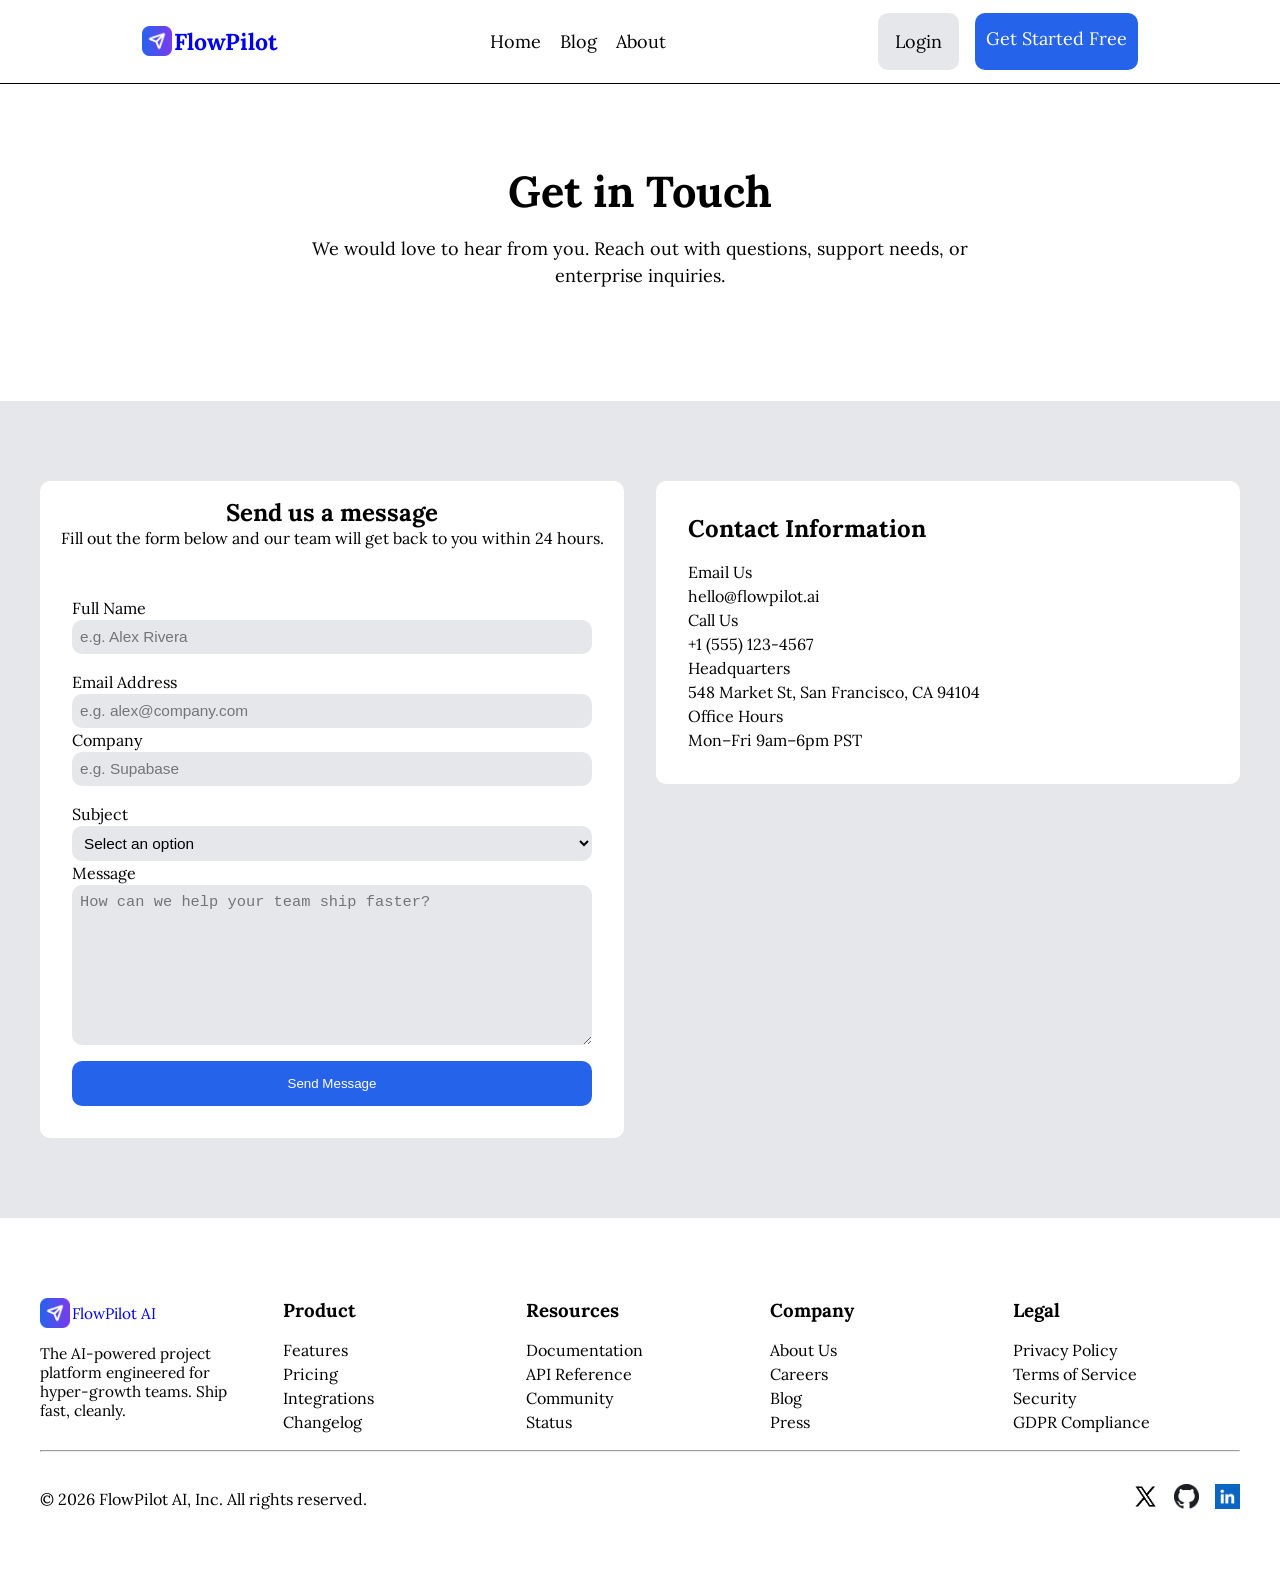
<file: HTML/about.html>
<!DOCTYPE html>
<html lang="en">

<head>
    <meta charset="UTF-8">
    <meta name="viewport" content="width=device-width, initial-scale=1.0">
    <title>FlowPilot Ai | About</title>
    <link rel="stylesheet" href="../CSS/main.css">
    <link rel="stylesheet" href="../CSS/responsive.css">
    <link rel="stylesheet" href="../CSS/about.css">
    <!-- Google Fonts -->
    <link rel="preconnect" href="https://fonts.googleapis.com">
    <link rel="preconnect" href="https://fonts.gstatic.com" crossorigin>
    <link
        href="https://fonts.googleapis.com/css2?family=DM+Sans:ital,opsz,wght@0,9..40,100..1000;1,9..40,100..1000&family=Inter:ital,opsz,wght@0,14..32,100..900;1,14..32,100..900&family=Lora:ital,wght@0,400..700;1,400..700&family=Outfit:wght@100..900&family=Source+Serif+4:ital,opsz,wght@0,8..60,200..900;1,8..60,200..900&display=swap"
        rel="stylesheet">

    <link rel="icon" href="../Images/logo-brand.png">
</head>

<body>

    <!-- =========================
            HEADER
    ========================== -->

    <header class="header">

        <div class="container">

            <div class="header-wrapper">

                <!-- Logo -->

                <a href="index.html" class="logo">
                    <img src="../Images/logo-brand.png" alt="FlowPilot AI Logo">
                    <h2>FlowPilot</h2>
                </a>

                <!-- Navigation -->

                <nav class="navbar">

                    <ul class="nav-list">

                        <li class="nav-item">
                            <a href="index.html" class="nav-link active">
                                Home
                            </a>
                        </li>
                    

                        <li class="nav-item">
                            <a href="blog.html" class="nav-link">
                                Blog
                            </a>
                        </li>

                        <li class="nav-item">
                            <a href="about.html" class="nav-link">
                                About
                            </a>
                        </li>

                    </ul>

                </nav>

                <!-- Header Actions -->

                <div class="header-actions">

                    <a href="login.html" class="login-btn">
                        Login
                    </a>

                    <a href="Signup.html" class="btn btn-primary">
                        Get Started Free
                    </a>

                </div>

                <button class="menu-btn">
                    ☰
                </button>


            </div>

        </div>

    </header>

    <!-- =========================
        CONTACT HERO
========================== -->

    <section class="contact-hero">

        <div class="container">

            <div class="section-header">

                <h1 class="section-title">
                    Get in Touch
                </h1>

                <p class="section-text">
                    We would love to hear from you. Reach out with questions,
                    support needs, or enterprise inquiries.
                </p>

            </div>

        </div>

    </section>



    <!-- =========================
        CONTACT SECTION
========================== -->

    <section class="contact-section">

        <div class="container">


            <div class="contact-wrapper">

                <!-- =========================
                    CONTACT FORM
            ========================== -->

                <div class="contact-form-area">

                    <div class="contact-header">

                        <h2 class="contact-title">
                            Send us a message
                        </h2>

                        <p class="contact-text">
                            Fill out the form below and our team will get back to you within 24 hours.
                        </p>

                    </div>


                    <form class="contact-form">

                        <!-- Row 1 -->

                        <div class="form-row">

                            <div class="form-group">

                                <label for="fullname">
                                    Full Name
                                </label>

                                <input type="text" id="fullname" name="fullname" placeholder="e.g. Alex Rivera">

                            </div>


                            <div class="form-group">

                                <label for="email">
                                    Email Address
                                </label>

                                <input type="email" id="email" name="email" placeholder="e.g. alex@company.com">

                            </div>

                        </div>

                        <!-- Row 2 -->

                        <div class="form-row">

                            <div class="form-group">

                                <label for="company">
                                    Company
                                </label>

                                <input type="text" id="company" name="company" placeholder="e.g. Supabase">

                            </div>

                            <div class="form-group">

                                <label for="subject">
                                    Subject
                                </label>

                                <select id="subject" name="subject">

                                    <option selected disabled>
                                        Select an option
                                    </option>

                                    <option>
                                        General Inquiry
                                    </option>

                                    <option>
                                        Sales
                                    </option>

                                    <option>
                                        Support
                                    </option>

                                    <option>
                                        Partnership
                                    </option>

                                </select>

                            </div>

                        </div>

                        <!-- Message -->

                        <div class="form-group">

                            <label for="message">
                                Message
                            </label>

                            <textarea id="message" name="message" rows="8"
                                placeholder="How can we help your team ship faster?"></textarea>

                        </div>

                        <button type="submit" class="btn btn-primary contact-btn">

                            Send Message

                        </button>

                    </form>

                </div>



                <!-- =========================
                CONTACT INFORMATION
            ========================== -->

                <div class="contact-card">

                    <h2 class="card-title">
                        Contact Information
                    </h2>



                    <div class="contact-info">

                        <div class="info-item">

                            <div class="info-icon">

                                <!-- Email Icon -->

                            </div>

                            <div class="info-content">

                                <span class="info-label">
                                    Email Us
                                </span>

                                <p class="info-text">
                                    hello@flowpilot.ai
                                </p>

                            </div>

                        </div>


                        <div class="info-item">

                            <div class="info-icon">

                                <!-- Phone Icon -->

                            </div>

                            <div class="info-content">

                                <span class="info-label">
                                    Call Us
                                </span>
                                <p class="info-text">
                                    +1 (555) 123-4567
                                </p>

                            </div>

                        </div>


                        <div class="info-item">

                            <div class="info-icon">

                                <!-- Location Icon -->

                            </div>

                            <div class="info-content">

                                <span class="info-label">
                                    Headquarters
                                </span>

                                <p class="info-text">
                                    548 Market St,
                                    San Francisco,
                                    CA 94104
                                </p>

                            </div>

                        </div>



                        <div class="info-item">

                            <div class="info-icon">

                                <!-- Clock Icon -->

                            </div>

                            <div class="info-content">

                                <span class="info-label">
                                    Office Hours
                                </span>

                                <p class="info-text">
                                    Mon–Fri
                                    9am–6pm PST
                                </p>

                            </div>

                        </div>

                    </div>

                </div>

            </div>

        </div>

    </section>



    <!-- =========================
            FOOTER
    ========================== -->

    <footer class="footer">

        <div class="container">

            <div class="footer-top">

                <!-- Company -->

                <div class="footer-about">

                    <a href="index.html" class="logo">

                        <img src="../Images/logo-brand.png" alt="FlowPilot AI Logo">

                        <span>FlowPilot AI</span>

                    </a>

                    <p>
                        The AI-powered project platform engineered
                        for hyper-growth teams. Ship fast, cleanly.
                    </p>

                </div>



                <!-- Product -->

                <div class="footer-links">

                    <h3>Product</h3>

                    <ul>

                        <li><a href="#">Features</a></li>
                        <li><a href="#">Pricing</a></li>
                        <li><a href="#">Integrations</a></li>
                        <li><a href="#">Changelog</a></li>

                    </ul>

                </div>



                <!-- Resources -->

                <div class="footer-links">

                    <h3>Resources</h3>

                    <ul>

                        <li><a href="#">Documentation</a></li>
                        <li><a href="#">API Reference</a></li>
                        <li><a href="#">Community</a></li>
                        <li><a href="#">Status</a></li>

                    </ul>

                </div>



                <!-- Company -->

                <div class="footer-links">

                    <h3>Company</h3>

                    <ul>

                        <li><a href="#">About Us</a></li>
                        <li><a href="#">Careers</a></li>
                        <li><a href="#">Blog</a></li>
                        <li><a href="#">Press</a></li>

                    </ul>

                </div>



                <!-- Legal -->

                <div class="footer-links">

                    <h3>Legal</h3>

                    <ul>

                        <li><a href="#">Privacy Policy</a></li>
                        <li><a href="#">Terms of Service</a></li>
                        <li><a href="#">Security</a></li>
                        <li><a href="#">GDPR Compliance</a></li>

                    </ul>

                </div>

            </div>



            <hr>



            <div class="footer-bottom">

                <p>
                    &copy; 2026 FlowPilot AI, Inc. All rights reserved.
                </p>

                <div class="social-links">

                    <a href="#" aria-label="Twitter">
                        <img src="../Images/twitter.png" alt="Twitter">
                    </a>

                    <a href="#" aria-label="GitHub">
                        <img src="../Images/github.png" alt="GitHub">
                    </a>

                    <a href="#" aria-label="LinkedIn">
                        <img src="../Images/linkedin.png" alt="LinkedIn">
                    </a>

                </div>

            </div>

        </div>

    </footer>

</body>

</html>
</file>
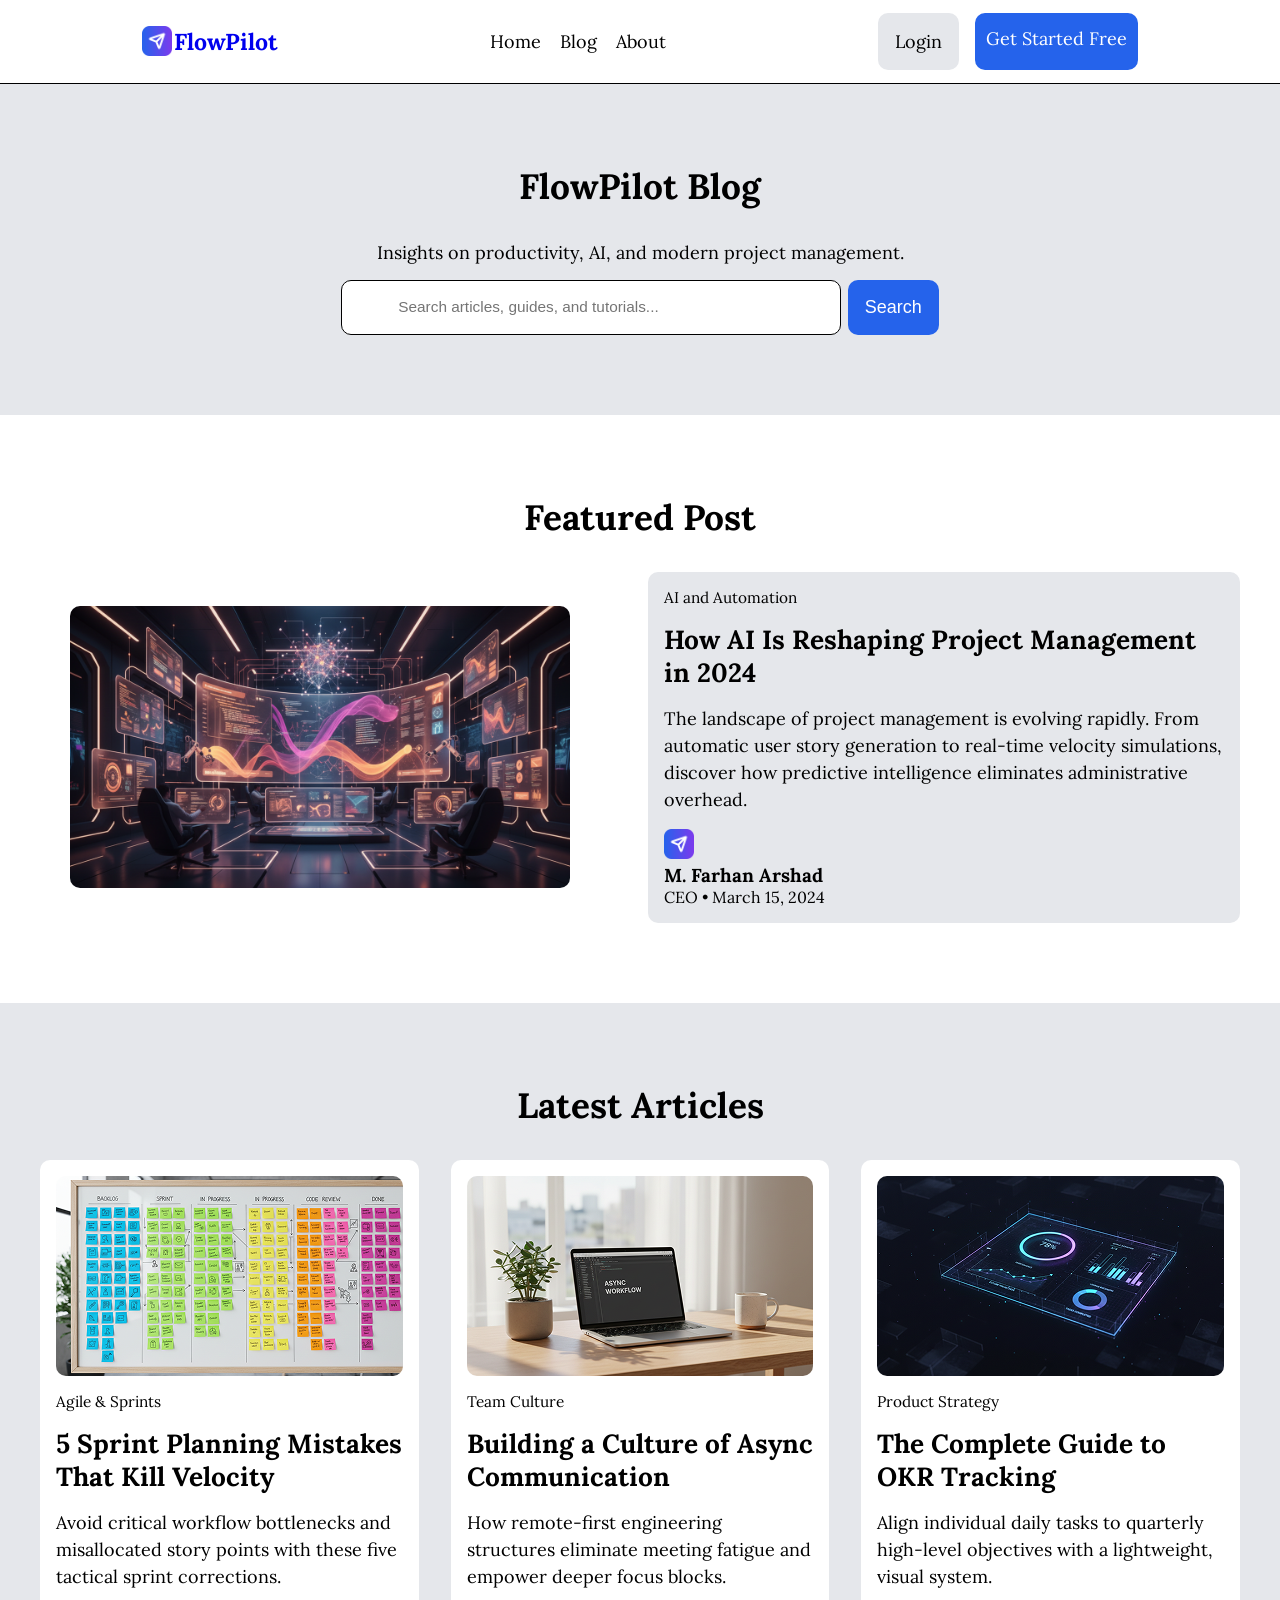
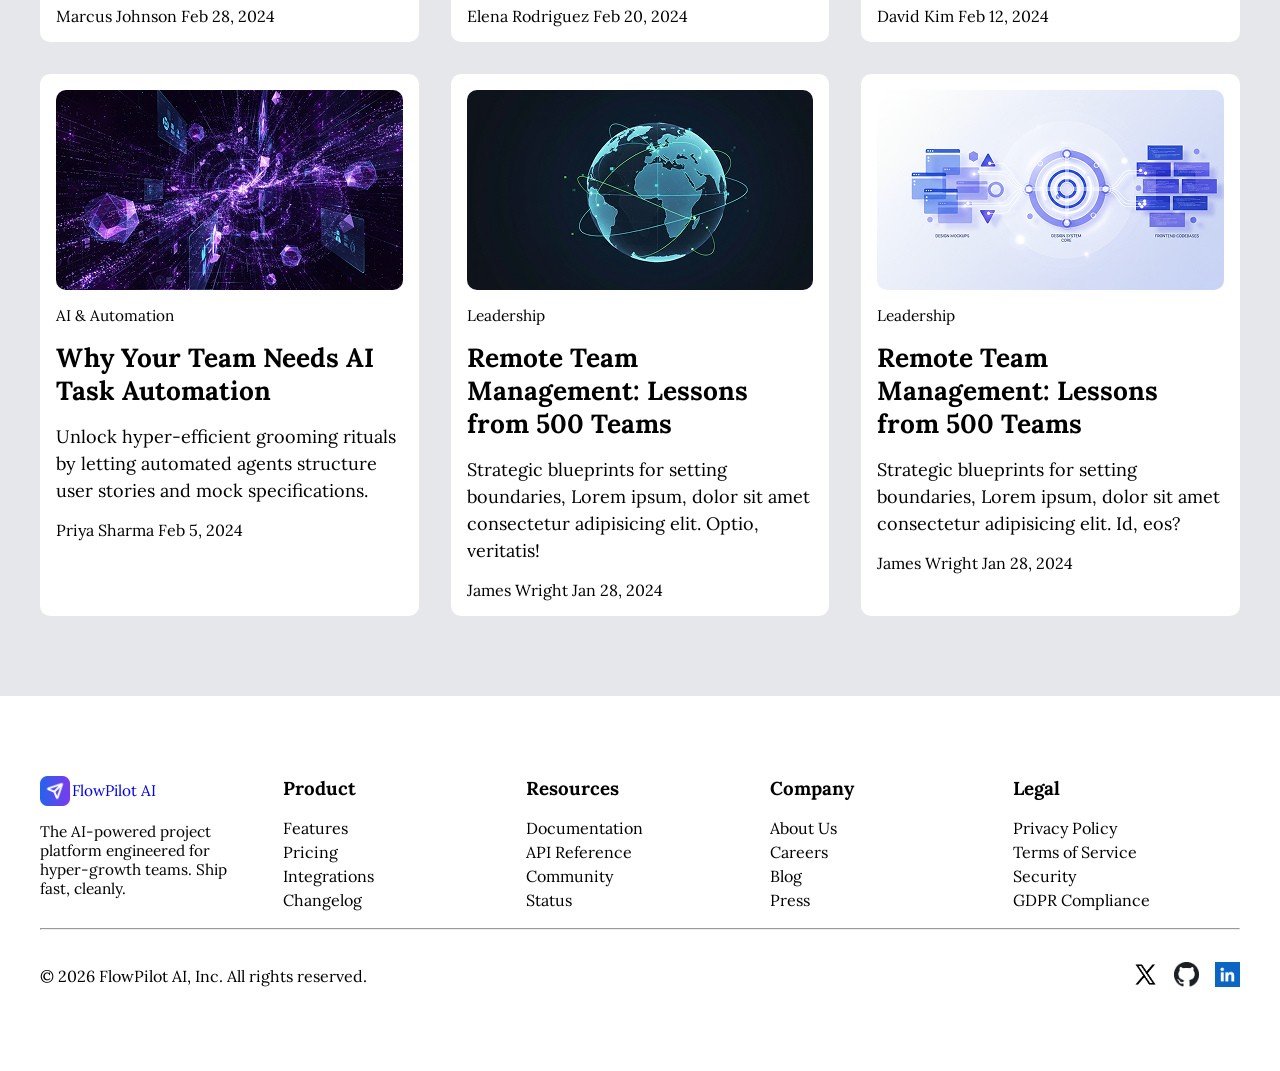
<file: HTML/blog.html>
<!DOCTYPE html>
<html lang="en">

<head>
    <meta charset="UTF-8">
    <meta name="viewport" content="width=device-width, initial-scale=1.0">
    <title>FlowPilot AI | About</title>
    <link rel="stylesheet" href="../CSS/main.css">
    <link rel="stylesheet" href="../CSS/blog.css">
    <link rel="stylesheet" href="../CSS/responsive.css">

    <!-- Google Font -->
    <link rel="preconnect" href="https://fonts.googleapis.com">
    <link rel="preconnect" href="https://fonts.gstatic.com" crossorigin>
    <link
        href="https://fonts.googleapis.com/css2?family=DM+Sans:ital,opsz,wght@0,9..40,100..1000;1,9..40,100..1000&family=Inter:ital,opsz,wght@0,14..32,100..900;1,14..32,100..900&family=Lora:ital,wght@0,400..700;1,400..700&family=Outfit:wght@100..900&family=Source+Serif+4:ital,opsz,wght@0,8..60,200..900;1,8..60,200..900&display=swap"
        rel="stylesheet">
    
    <link rel="icon" href="../Images/logo-brand.png">

</head>

<body>
    <!-- =========================
            HEADER
    ========================== -->

    <header class="header">

        <div class="container">

            <div class="header-wrapper">

                <!-- Logo -->

                <a href="index.html" class="logo">
                    <img src="../Images/logo-brand.png" alt="FlowPilot AI Logo">
                    <h2>FlowPilot</h2>
                </a>

                <!-- Navigation -->

                <nav class="navbar">

                    <ul class="nav-list">

                        <li class="nav-item">
                            <a href="index.html" class="nav-link active">
                                Home
                            </a>
                        </li>
                       
                        <li class="nav-item">
                            <a href="blog.html" class="nav-link">
                                Blog
                            </a>
                        </li>

                        <li class="nav-item">
                            <a href="about.html" class="nav-link">
                                About
                            </a>
                        </li>

                    </ul>

                </nav>

                <!-- Header Actions -->

                <div class="header-actions">

                    <a href="login.html" class="login-btn">
                        Login
                    </a>

                    <a href="Signup.html" class="btn btn-primary">
                        Get Started Free
                    </a>

                </div>

                <button class="menu-btn">
                    ☰
                </button>


            </div>

        </div>

    </header>

    <main>



        <!-- ================= BLOG HERO ================= -->

        <section class="blog-hero">

            <div class="container">

                <div class="section-header">

                    <h1 class="section-title">
                        FlowPilot Blog
                    </h1>

                    <p class="section-text">
                        Insights on productivity, AI, and modern project management.
                    </p>

                </div>



                <form class="search-form">

                    <input type="search" placeholder="Search articles, guides, and tutorials...">

                    <button type="submit">

                        Search

                    </button>

                </form>

            </div>

        </section>





        <!-- ================= FEATURED ARTICLE ================= -->

        <section class="featured-post">

            <div class="container">

                <h2 class="section-heading">

                    Featured Post

                </h2>



                <article class="card featured-card">

                    <div class="card-image">

                        <img src="../Images/featured-cover.png" alt="Featured AI article">

                    </div>



                    <div class="card-content">

                        <span class="badge">

                            AI and Automation

                        </span>



                        <h2 class="card-title">

                            How AI Is Reshaping Project
                            Management in 2024

                        </h2>



                        <p class="card-text">

                            The landscape of project management is evolving rapidly.
                            From automatic user story generation to real-time velocity
                            simulations, discover how predictive intelligence eliminates
                            administrative overhead.

                        </p>



                        <div class="author">

                            <div class="author-image">

                                <img src="../Images/logo-brand.png" alt="Sarah Chen">

                            </div>

                            <div class="author-info">

                                <h3 class="author-name">

                                    M. Farhan Arshad

                                </h3>

                                <span class="author-meta">

                                    CEO • March 15, 2024

                                </span>

                            </div>

                        </div>

                    </div>

                </article>

            </div>

        </section>

        <!-- =========================
                LATEST ARTICLES
        ========================== -->

        <section class="latest-articles">

            <div class="container">

                <div class="section-header">

                    <h2 class="section-title">
                        Latest Articles
                    </h2>

                </div>



                <div class="blog-grid">

                    <!-- ================= Card 1 ================= -->

                    <article class="card blog-card">



                        <div class="blog-content">

                            <div class="blog-image">

                                <img src="../Images/cover.png" alt="Sprint planning board">

                            </div>

                            <span class="badge">
                                Agile & Sprints
                            </span>

                            <h3 class="card-title">
                                5 Sprint Planning Mistakes That Kill Velocity
                            </h3>

                            <p class="card-text">
                                Avoid critical workflow bottlenecks and
                                misallocated story points with these five
                                tactical sprint corrections.
                            </p>

                            <div class="card-meta">

                                <span class="author-name">
                                    Marcus Johnson
                                </span>

                                <span class="publish-date">
                                    Feb 28, 2024
                                </span>

                            </div>

                        </div>

                    </article>



                    <!-- ================= Card 2 ================= -->

                    <article class="card blog-card">



                        <div class="blog-content">

                            <div class="blog-image">

                                <img src="../Images/cover (1).png" alt="Remote workspace">

                            </div>

                            <span class="badge">
                                Team Culture
                            </span>

                            <h3 class="card-title">
                                Building a Culture of Async Communication
                            </h3>

                            <p class="card-text">
                                How remote-first engineering structures
                                eliminate meeting fatigue and empower
                                deeper focus blocks.
                            </p>

                            <div class="card-meta">

                                <span class="author-name">
                                    Elena Rodriguez
                                </span>

                                <span class="publish-date">
                                    Feb 20, 2024
                                </span>

                            </div>

                        </div>

                    </article>



                    <!-- ================= Card 3 ================= -->

                    <article class="card blog-card">



                        <div class="blog-content">

                            <div class="blog-image">

                                <img src="../Images/cover (2).png" alt="OKR Dashboard">

                            </div>

                            <span class="badge">
                                Product Strategy
                            </span>

                            <h3 class="card-title">
                                The Complete Guide to OKR Tracking
                            </h3>

                            <p class="card-text">
                                Align individual daily tasks to quarterly
                                high-level objectives with a lightweight,
                                visual system.
                            </p>

                            <div class="card-meta">

                                <span class="author-name">
                                    David Kim
                                </span>

                                <span class="publish-date">
                                    Feb 12, 2024
                                </span>

                            </div>

                        </div>

                    </article>



                    <!-- ================= Card 4 ================= -->

                    <article class="card blog-card">


                        <div class="blog-content">

                            <div class="blog-image">

                                <img src="../Images/cover (3).png" alt="Artificial intelligence">

                            </div>

                            <span class="badge">
                                AI & Automation
                            </span>

                            <h3 class="card-title">
                                Why Your Team Needs AI Task Automation
                            </h3>

                            <p class="card-text">
                                Unlock hyper-efficient grooming rituals by
                                letting automated agents structure user
                                stories and mock specifications.
                            </p>

                            <div class="card-meta">

                                <span class="author-name">
                                    Priya Sharma
                                </span>

                                <span class="publish-date">
                                    Feb 5, 2024
                                </span>

                            </div>

                        </div>

                    </article>



                    <!-- ================= Card 5 ================= -->



                    <article class="card blog-card">



                        <div class="blog-content">

                            <div class="blog-image">

                                <img src="../Images/cover (4).png" alt="Global remote team">

                            </div>

                            <span class="badge">
                                Leadership
                            </span>

                            <h3 class="card-title">
                                Remote Team Management: Lessons from 500 Teams
                            </h3>

                            <p class="card-text">
                                Strategic blueprints for setting
                                boundaries, Lorem ipsum, dolor sit amet consectetur adipisicing elit. Optio, veritatis!
                            </p>

                            <div class="card-meta">

                                <span class="author-name">
                                    James Wright
                                </span>

                                <span class="publish-date">
                                    Jan 28, 2024
                                </span>

                            </div>

                        </div>

                    </article>

                    <!-- ================= Card 6 ================= -->

                    <article class="card blog-card">



                        <div class="blog-content">

                            <div class="blog-image">

                                <img src="../Images/cover (5).png" alt="Global remote team">

                            </div>

                            <span class="badge">
                                Leadership
                            </span>

                            <h3 class="card-title">
                                Remote Team Management: Lessons from 500 Teams
                            </h3>

                            <p class="card-text">
                                Strategic blueprints for setting
                                boundaries, Lorem ipsum, dolor sit amet consectetur adipisicing elit. Id, eos?
                            </p>

                            <div class="card-meta">

                                <span class="author-name">
                                    James Wright
                                </span>

                                <span class="publish-date">
                                    Jan 28, 2024
                                </span>

                            </div>

                        </div>

                    </article>

                </div>


            </div>

        </section>


        <!-- =========================
            FOOTER
    ========================== -->

        <footer class="footer">

            <div class="container">

                <div class="footer-top">

                    <!-- Company -->

                    <div class="footer-about">

                        <a href="index.html" class="logo">

                            <img src="../Images/logo-brand.png" alt="FlowPilot AI Logo">

                            <span>FlowPilot AI</span>

                        </a>

                        <p>
                            The AI-powered project platform engineered
                            for hyper-growth teams. Ship fast, cleanly.
                        </p>

                    </div>



                    <!-- Product -->

                    <div class="footer-links">

                        <h3>Product</h3>

                        <ul>

                            <li><a href="#">Features</a></li>
                            <li><a href="#">Pricing</a></li>
                            <li><a href="#">Integrations</a></li>
                            <li><a href="#">Changelog</a></li>

                        </ul>

                    </div>



                    <!-- Resources -->

                    <div class="footer-links">

                        <h3>Resources</h3>

                        <ul>

                            <li><a href="#">Documentation</a></li>
                            <li><a href="#">API Reference</a></li>
                            <li><a href="#">Community</a></li>
                            <li><a href="#">Status</a></li>

                        </ul>

                    </div>



                    <!-- Company -->

                    <div class="footer-links">

                        <h3>Company</h3>

                        <ul>

                            <li><a href="#">About Us</a></li>
                            <li><a href="#">Careers</a></li>
                            <li><a href="#">Blog</a></li>
                            <li><a href="#">Press</a></li>

                        </ul>

                    </div>



                    <!-- Legal -->

                    <div class="footer-links">

                        <h3>Legal</h3>

                        <ul>

                            <li><a href="#">Privacy Policy</a></li>
                            <li><a href="#">Terms of Service</a></li>
                            <li><a href="#">Security</a></li>
                            <li><a href="#">GDPR Compliance</a></li>

                        </ul>

                    </div>

                </div>



                <hr>



                <div class="footer-bottom">

                    <p>
                        &copy; 2026 FlowPilot AI, Inc. All rights reserved.
                    </p>

                    <div class="social-links">

                        <a href="#" aria-label="Twitter">
                            <img src="../Images/twitter.png" alt="Twitter">
                        </a>

                        <a href="#" aria-label="GitHub">
                            <img src="../Images/github.png" alt="GitHub">
                        </a>

                        <a href="#" aria-label="LinkedIn">
                            <img src="../Images/linkedin.png" alt="LinkedIn">
                        </a>

                    </div>

                </div>

            </div>

        </footer>

</body>

</html>
</file>
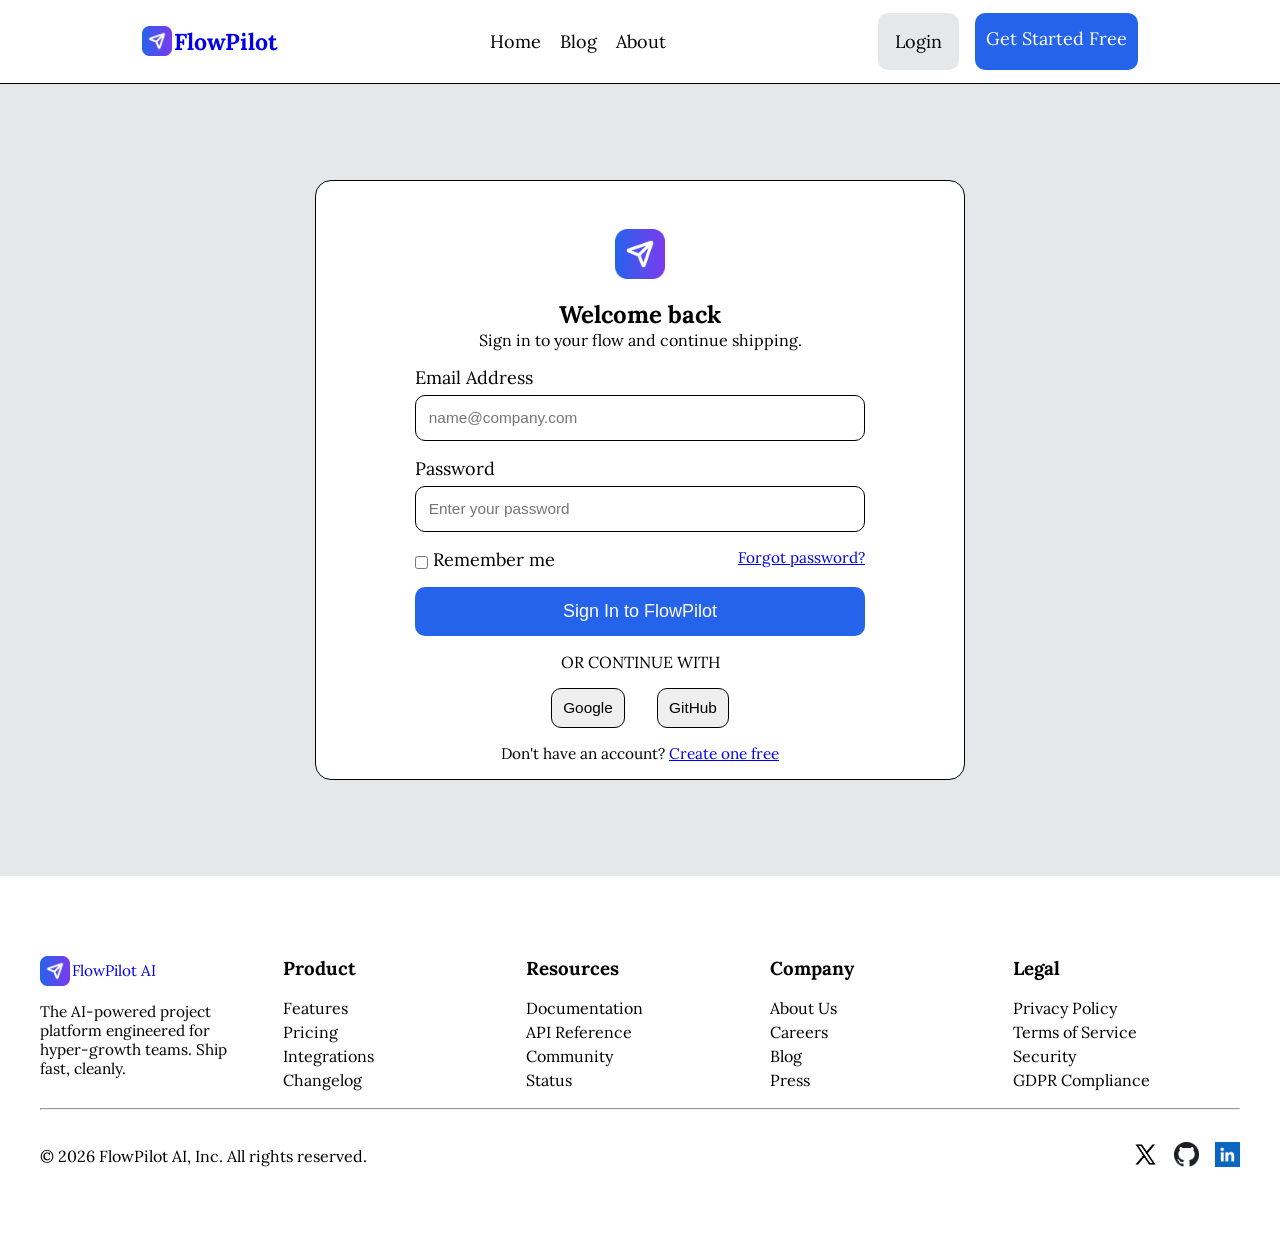
<file: HTML/login.html>
<!DOCTYPE html>
<html lang="en">

<head>

    <meta charset="UTF-8">
    <meta name="viewport" content="width=device-width, initial-scale=1.0">

    <title>Login | FlowPilot AI</title>

    <link rel="stylesheet" href="../CSS/main.css">
    <link rel="stylesheet" href="../CSS/login.css">
    <link rel="stylesheet" href="../CSS/responsive.css">

     <!-- Google Fonts -->
    <link rel="preconnect" href="https://fonts.googleapis.com">
    <link rel="preconnect" href="https://fonts.gstatic.com" crossorigin>
    <link
        href="https://fonts.googleapis.com/css2?family=DM+Sans:ital,opsz,wght@0,9..40,100..1000;1,9..40,100..1000&family=Inter:ital,opsz,wght@0,14..32,100..900;1,14..32,100..900&family=Lora:ital,wght@0,400..700;1,400..700&family=Outfit:wght@100..900&family=Source+Serif+4:ital,opsz,wght@0,8..60,200..900;1,8..60,200..900&display=swap"
        rel="stylesheet">

    <link rel="icon" href="../Images/logo-brand.png">

</head>

<body>

     <!-- =========================
            HEADER
    ========================== -->

    <header class="header">

        <div class="container">

            <div class="header-wrapper">

                <!-- Logo -->

                <a href="index.html" class="logo">
                    <img src="../Images/logo-brand.png" alt="FlowPilot AI Logo">
                    <h2>FlowPilot</h2>
                </a>

                <!-- Navigation -->

                <nav class="navbar">

                    <ul class="nav-list">

                        <li class="nav-item">
                            <a href="index.html" class="nav-link active">
                                Home
                            </a>
                        </li>
                       
                        <li class="nav-item">
                            <a href="blog.html" class="nav-link">
                                Blog
                            </a>
                        </li>

                        <li class="nav-item">
                            <a href="about.html" class="nav-link">
                                About
                            </a>
                        </li>

                    </ul>

                </nav>

                <!-- Header Actions -->

                <div class="header-actions">

                    <a href="login.html" class="login-btn">
                        Login
                    </a>

                    <a href="Signup.html" class="btn btn-primary">
                        Get Started Free
                    </a>

                </div>

                <button class="menu-btn">
                    ☰
                </button>


            </div>

        </div>

    </header>

    <main>

        <!-- =========================
                LOGIN SECTION
        ========================== -->

        <section class="auth-section">

            <div class="container">

                <div class="auth-card login-card">

                    <!-- Logo -->

                    <div class="auth-logo">

                        <img src="../Images/logo-brand.png" alt="FlowPilot AI Logo"> 

                    </div>

                    <!-- Heading -->

                    <header class="auth-header">

                        <h1 class="auth-title">
                            Welcome back
                        </h1>

                        <p class="auth-description">
                            Sign in to your flow and continue shipping.
                        </p>

                    </header>

                    <!-- Login Form -->

                    <form class="auth-form">

                        <div class="form-group">

                            <label for="login-email">
                                Email Address
                            </label>

                            <input type="email" id="login-email" placeholder="name@company.com">

                        </div>

                        <div class="form-group">

                            <label for="login-password">
                                Password
                            </label>

                            <input type="password" id="login-password" placeholder="Enter your password">

                        </div>

                        <div class="auth-options">

                            <label class="remember-me">

                                <input type="checkbox">

                                Remember me

                            </label>

                            <a href="#" class="forgot-password">

                                Forgot password?

                            </a>

                        </div>

                        <button type="submit" class="btn auth-btn">

                            Sign In to FlowPilot

                        </button>

                    </form>

                    <!-- Divider -->

                    <div class="auth-divider">

                        <span>
                            OR CONTINUE WITH
                        </span>

                    </div>

                    <!-- Social Login -->

                    <div class="social-login">

                        <button type="button" class="social-btn">

                            Google

                        </button>

                        <button type="button" class="social-btn">

                            GitHub

                        </button>

                    </div>

                    <!-- Footer -->

                    <p class="auth-footer">

                        Don't have an account?

                        <a href="signup.html">

                            Create one free

                        </a>

                    </p>

                </div>

            </div>

        </section>

    </main>


     <!-- =========================
            FOOTER
    ========================== -->

    <footer class="footer">

        <div class="container">

            <div class="footer-top">

                <!-- Company -->

                <div class="footer-about">

                    <a href="index.html" class="logo">

                        <img src="../Images/logo-brand.png" alt="FlowPilot AI Logo">

                        <span>FlowPilot AI</span>

                    </a>

                    <p>
                        The AI-powered project platform engineered
                        for hyper-growth teams. Ship fast, cleanly.
                    </p>

                </div>



                <!-- Product -->

                <div class="footer-links">

                    <h3>Product</h3>

                    <ul>

                        <li><a href="#">Features</a></li>
                        <li><a href="#">Pricing</a></li>
                        <li><a href="#">Integrations</a></li>
                        <li><a href="#">Changelog</a></li>

                    </ul>

                </div>



                <!-- Resources -->

                <div class="footer-links">

                    <h3>Resources</h3>

                    <ul>

                        <li><a href="#">Documentation</a></li>
                        <li><a href="#">API Reference</a></li>
                        <li><a href="#">Community</a></li>
                        <li><a href="#">Status</a></li>

                    </ul>

                </div>



                <!-- Company -->

                <div class="footer-links">

                    <h3>Company</h3>

                    <ul>

                        <li><a href="#">About Us</a></li>
                        <li><a href="#">Careers</a></li>
                        <li><a href="#">Blog</a></li>
                        <li><a href="#">Press</a></li>

                    </ul>

                </div>



                <!-- Legal -->

                <div class="footer-links">

                    <h3>Legal</h3>

                    <ul>

                        <li><a href="#">Privacy Policy</a></li>
                        <li><a href="#">Terms of Service</a></li>
                        <li><a href="#">Security</a></li>
                        <li><a href="#">GDPR Compliance</a></li>

                    </ul>

                </div>

            </div>



            <hr>



            <div class="footer-bottom">

                <p>
                    &copy; 2026 FlowPilot AI, Inc. All rights reserved.
                </p>

                <div class="social-links">

                    <a href="#" aria-label="Twitter">
                        <img src="../Images/twitter.png" alt="Twitter">
                    </a>

                    <a href="#" aria-label="GitHub">
                        <img src="../Images/github.png" alt="GitHub">
                    </a>

                    <a href="#" aria-label="LinkedIn">
                        <img src="../Images/linkedin.png" alt="LinkedIn">
                    </a>

                </div>

            </div>

        </div>

    </footer>

</body>

</html>
</file>
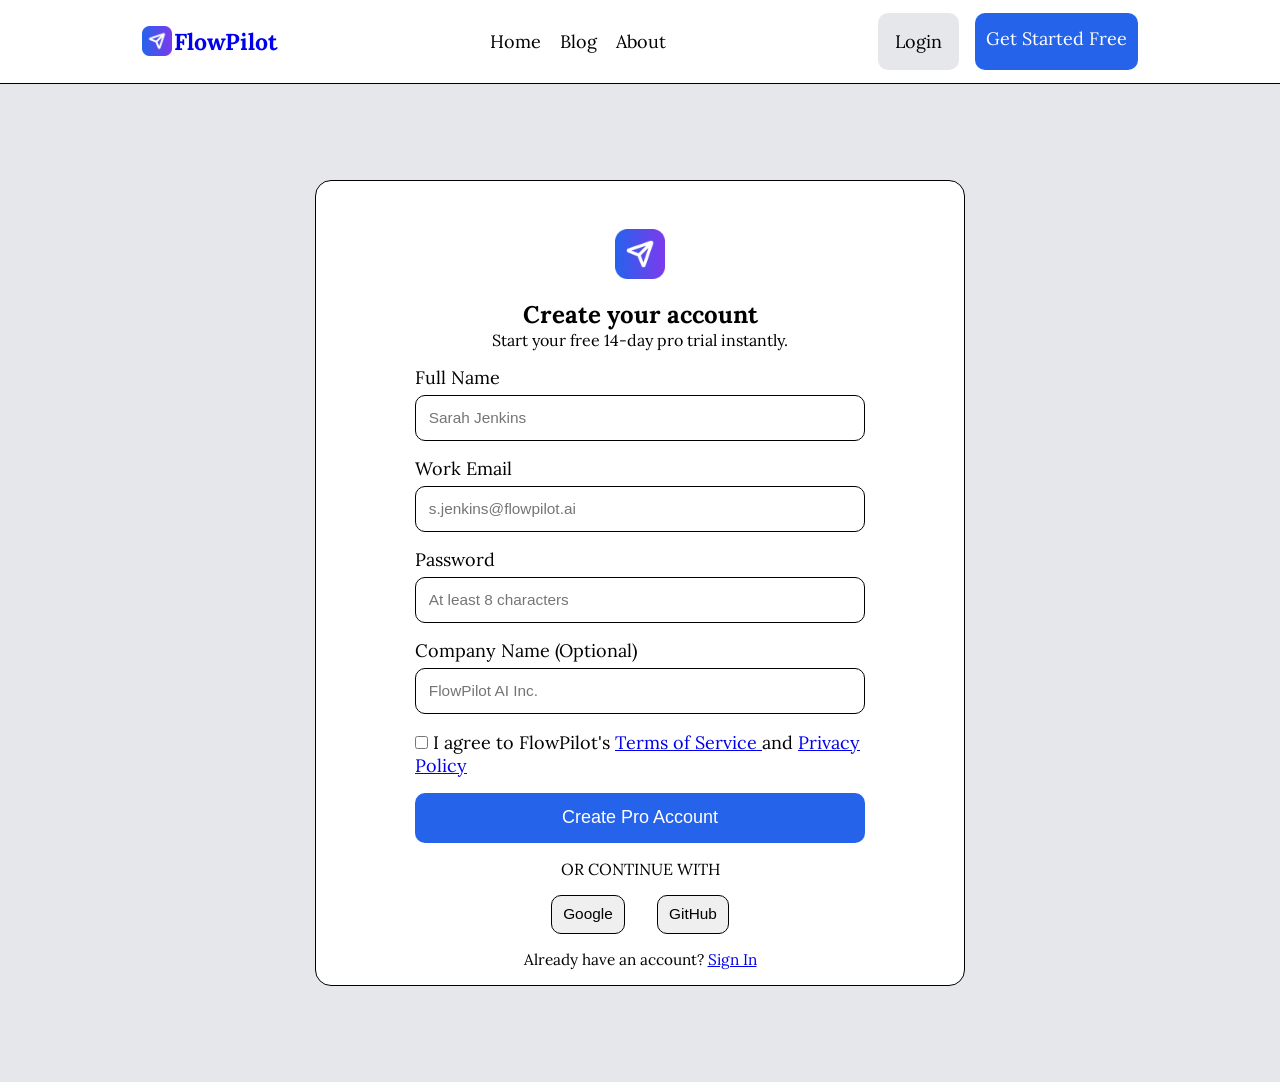
<file: HTML/Signup.html>
<!DOCTYPE html>
<html lang="en">

<head>

    <meta charset="UTF-8">
    <meta name="viewport" content="width=device-width, initial-scale=1.0">

    <title>Create Account | FlowPilot AI</title>

    <link rel="stylesheet" href="../CSS/main.css">
    <link rel="stylesheet" href="../CSS/login.css">
    <link rel="stylesheet" href="../CSS/responsive.css">

     <!-- Google Fonts -->
    <link rel="preconnect" href="https://fonts.googleapis.com">
    <link rel="preconnect" href="https://fonts.gstatic.com" crossorigin>
    <link
        href="https://fonts.googleapis.com/css2?family=DM+Sans:ital,opsz,wght@0,9..40,100..1000;1,9..40,100..1000&family=Inter:ital,opsz,wght@0,14..32,100..900;1,14..32,100..900&family=Lora:ital,wght@0,400..700;1,400..700&family=Outfit:wght@100..900&family=Source+Serif+4:ital,opsz,wght@0,8..60,200..900;1,8..60,200..900&display=swap"
        rel="stylesheet">

    <link rel="icon" href="../Images/logo-brand.png">

</head>

<body>

     <!-- =========================
            HEADER
    ========================== -->

    <header class="header">

        <div class="container">

            <div class="header-wrapper">

                <!-- Logo -->

                <a href="index.html" class="logo">
                    <img src="../Images/logo-brand.png" alt="FlowPilot AI Logo">
                    <h2>FlowPilot</h2>
                </a>

                <!-- Navigation -->

                <nav class="navbar">

                    <ul class="nav-list">

                        <li class="nav-item">
                            <a href="index.html" class="nav-link active">
                                Home
                            </a>
                        </li>
                       
                        <li class="nav-item">
                            <a href="blog.html" class="nav-link">
                                Blog
                            </a>
                        </li>

                        <li class="nav-item">
                            <a href="about.html" class="nav-link">
                                About
                            </a>
                        </li>

                    </ul>

                </nav>

                <!-- Header Actions -->

                <div class="header-actions">

                    <a href="login.html" class="login-btn">
                        Login
                    </a>

                    <a href="Signup.html" class="btn btn-primary">
                        Get Started Free
                    </a>

                </div>

                <button class="menu-btn">
                    ☰
                </button>


            </div>

        </div>

    </header>

    <main>

        <!-- =========================
                SIGNUP SECTION
        ========================== -->

        <section class="auth-section">

            <div class="container">

                <div class="auth-card signup-card">

                    <!-- Logo -->

                    <div class="auth-logo">

                        <img src="../Images/logo-brand.png" alt="FlowPilot AI Logo">

                    </div>

                    <!-- Heading -->

                    <header class="auth-header">

                        <h1 class="auth-title">
                            Create your account
                        </h1>

                        <p class="auth-description">
                            Start your free 14-day pro trial instantly.
                        </p>

                    </header>

                    <!-- Signup Form -->

                    <form class="auth-form">

                        <div class="form-group">

                            <label for="fullname">
                                Full Name
                            </label>

                            <input type="text" id="fullname" placeholder="Sarah Jenkins">

                        </div>

                        <div class="form-group">

                            <label for="work-email">
                                Work Email
                            </label>

                            <input type="email" id="work-email" placeholder="s.jenkins@flowpilot.ai">

                        </div>

                        <div class="form-group">

                            <label for="signup-password">
                                Password
                            </label>

                            <input type="password" id="signup-password" placeholder="At least 8 characters">

                        </div>


                        <div class="form-group">

                            <label for="company">
                                Company Name (Optional)
                            </label>

                            <input type="text" id="company" placeholder="FlowPilot AI Inc.">

                        </div>

                        <!-- Terms -->

                        <label class="terms-checkbox">

                            <input type="checkbox">

                            <span>

                                I agree to FlowPilot's

                                <a href="#">
                                    Terms of Service
                                </a>

                                and

                                <a href="#">
                                    Privacy Policy
                                </a>

                            </span>

                        </label>

                        <button type="submit" class="btn auth-btn">

                            Create Pro Account

                        </button>

                    </form>

                    <!-- Divider -->

                    <div class="auth-divider">

                        <span>

                            OR CONTINUE WITH

                        </span>

                    </div>

                    <!-- Social Login -->

                    <div class="social-login">

                        <button type="button" class="social-btn">

                            Google

                        </button>

                        <button type="button" class="social-btn">

                            GitHub

                        </button>

                    </div>

                    <!-- Footer -->

                    <p class="auth-footer">

                        Already have an account?

                        <a href="login.html">

                            Sign In

                        </a>

                    </p>

                </div>

            </div>

        </section>

    </main>

</body>

</html>
</file>
<file: CSS/main.css>
*{
   margin: 0;
   padding: 0;
   box-sizing: border-box;
   /* border: 1px solid red; */
}

:root{
   /* Typography */
   --fs-hero: clamp(2.5rem, 2rem + 2vw, 4rem);
   --fs-h1: clamp(2rem, 1.5rem + 1.5vw, 3rem);
   --fs-h2: clamp(1.75rem, 1.4rem + 1vw, 2.5rem);
   --fs-h3: clamp(1.25rem, 1rem + .8vw, 1.75rem);
   --fs-body: clamp(1rem, .95rem + .3vw, 1.125rem);
   --fs-small: clamp(.875rem, .8rem + .2vw, 1rem);

   /* Button color */
   --secondary-color:#2563EB;
   --primary-color: #E5E7EB;
   --btn-border-radius: 10px;

   /* Font family */
   --font-family:"Lora", serif;

}
body{
   font-family: var(--font-family);
}

.container{
   width: min(95%,1200px);
   margin-inline: auto;
   padding-inline: auto;
   /* border: 1px solid red; */
}

.img{
   display: block;
   width: 100%;
   height: auto;
}

/* Navbar */
.header{
   position: sticky;
   min-height: auto;
   padding: .8rem;
   top: 0;
   z-index: 100;
   background-color: white;
   border-bottom: 1px solid black;

}

.header-wrapper{
   position: relative;
   font-size: var(--fs-body);
   display: flex;
   justify-content: space-around;
   align-items: center;
   gap: 1rem;
   flex-shrink: 1;
   
}

.nav-list{
   display: flex;
   justify-content: center;
   align-items: center;
   gap: 1.2rem;
}

.nav-list li{
   list-style: none;
}

.nav-list a{
   display: flex;
   align-items: center;
   position: relative;
   color: black;
}

.nav-list a::after{
   content: '';
   position: absolute;
   width: 0;
   bottom: -5px;
   height: 3px;
   background-color: var(--secondary-color);
   left: 0;
   transition: .3s ease-out;
}

.nav-list a:hover::after{
   width: 100%;
}

.header-wrapper a{
   text-decoration: none;
   
}

.logo{
   font-size: var(--fs-small);
   display: flex;
   gap: 2px;
   align-items: center;
   min-width: 100px;
}

.logo img{
   width: 40%;
   height: 30px;
}

.header-actions{
   display: flex;
   gap: 1rem;
}

.login-btn{
   color: black;
   padding: 1rem;
   background-color: var(--primary-color);
   border-radius: var(--btn-border-radius);
   border: 1px solid transparent;
   transition: .3s ease-out;
}
.login-btn:hover{
   border-color: var(--secondary-color);
}

.btn{
   white-space: nowrap;
   color: white;
   border-radius: var(--btn-border-radius);
   background-color: var(--secondary-color);
   padding: .9rem .7rem;
}

.btn:hover{
   opacity: 0.9;
}

.menu-btn{
   font-size: var(--fs-body);
   border: 1px solid black;
   border-radius: .7rem;
   padding: .5rem;
}

.nav-list,.header-actions{
   display: none;
}

.menu-btn{
   display: block;
}

/* Hero Section */

.hero{
   display: flex;
   justify-content: center;
   align-items: center;
   min-height: 60vh;
   /* border: 2px solid red; */
   background-color: var(--primary-color);
}

.hero-content{
   display: flex;
   justify-content: center;
   align-items: center;
   flex-direction: column;
   text-align: center;
   gap: 1rem;
   padding: 1rem;
}


.hero-title{
   font-size: var(--fs-h1);
}
.hero-title span{
   color: var(--secondary-color);
}

.hero-description{
   font-size: var(--fs-body);
   text-align: justify;
   width: 100%;
   max-width: 700px;
   padding: 1rem;
}

.hero-buttons{
   display: flex;
   flex-direction: column;
   gap: 1rem;
}
.hero-buttons a{
   text-decoration: none;
}

.btn-secondary{
   background-color: white;
   border: 1px solid transparent;
   color: black;
}

.btn-secondary:hover{
   border-color: var(--secondary-color);
}

/* STARTUPS SOLUTION */

.solution-section{
   padding-block: 5rem;
}

.solution-wrapper{
   display: flex;
   /* justify-content: space-around; */
   align-items: center;
   gap: 3rem;
   padding: 2rem;
   text-align: center;

}

.section-title{
   font-size: var(--fs-h2);
}

.solution-content{
   display: flex;
   flex: 1;
   flex-direction: column;
   max-width: 600px;
}
.feature-list{
   display: flex;
   flex-direction: column;
   flex-wrap: wrap;
   gap: 1rem;
}

.feature-list h3{
   font-size: var(--fs-h3);
}
.feature-list p{
   font-size: var(--fs-body);
}

.feature-list li{
   list-style: none;
}
.section-description{
   width: 100%;
   max-width: 650px;
   margin: 0 auto;
   padding: 1rem;
}

.feature-item{
   border-radius: var(--btn-border-radius);
   background-color: var(--primary-color);
   padding: 1rem;
   line-height: 1.3;
}

.solution-image{
   flex: 1;
}

.solution-image img{
   overflow: hidden;
   object-fit: contain;
   margin-inline: auto;
   height: auto;
   max-width: 100%;
}

.solution-image{
   display: none;
}

.btn-solution{
   margin-top: 1rem ;
}
.solution-content a{
   text-align: center;
   text-decoration: none;
}

/*  SOFTWARE ENGINEERING */

.solution-center{
   background-color: var(--primary-color);
   padding-block: 5rem;
}

.section-heading{
   text-align: center;
}
.feature-center{
   background-color: white;
}

.btn-dark{
   margin-top: 1rem;
   background-color: black;
}

/* Product Teams */

.btn-software{
   margin-top: 1rem;
}

/* Case Studies */

.case-studies{
   padding-block: 5rem;
}

.case-study-grid{
   margin-top: 2rem;
   display: grid;
   grid-template-columns: repeat(auto-fit,minmax(300px,1fr));
   gap: 1rem;
}

.case-card{
   display: flex;
   flex-direction: column;
   gap: 1rem;
   padding: 1.5rem;
   border-radius: var(--btn-border-radius);
   background-color: var(--primary-color);
   border: 1px solid black;

}

.case-description{
   font-size: var(--fs-body);
   line-height: 1.5;
}

.case-author{
   margin-top: 1rem;
   display: flex;
   flex: 1;
   align-items: center;
   gap: .5rem;
}
.case-author img{
   width: 20px;
   height: 20px;
}

.case-number{
   font-size: var(--fs-h2);
}
.case-label{
   font-size: var(--fs-small);
}

/* Call to Action */
.cta{
   padding-block: 5rem;
   background-color: var(--primary-color);
}
.cta-title{
   font-size: var(--fs-h2);
   margin-bottom: 2rem;
}

.cta-description{
   font-size: var(--fs-body);
   margin-bottom: 2rem;
   width: 100%;
   max-width: 700px;
   padding: 1rem;
   background-color: white;
   border-radius: var(--btn-border-radius);
}

.cta-content{
   margin: 0 auto;
   width: 100%;
   max-width: 700px;
   text-align: center;
   line-height: 1.5;

}

.cta-buttons{
   display: flex; 
   justify-content: center;
   align-items: center;
   gap: 1rem;
   flex-direction: column;
   /* max-width: 200px; */
}
.cta-buttons a{
   text-decoration: none;
}

/* Footer */

.footer{
   padding-block: 5rem;
}

.footer-top{
   display: grid;
   grid-template-columns: repeat(auto-fit,minmax(200px,1fr));
   gap: 1rem;
}


.footer-about{
   width: 100%;
   max-width: 200px;
}

.footer-about p{
   font-size: var(--fs-small);
   margin-top: 1rem;
}

.footer-about a{

   text-decoration: none;
}
.footer-about img{
   max-width: 30px;
   max-height: 30px;
}

.footer-links{
   display: flex;
   flex-direction: column;
   gap: 1rem;
   margin-bottom: 1rem;
}

.footer-links ul{
   line-height: 1.5;
   list-style: none;
}
.footer-links a{
   color: black;
   text-decoration: none;
}

.footer-bottom{
   margin-top: 2rem;
   display: flex;
   justify-content: space-between;
   align-items: center;
   flex: 1;
}

.social-links{
   display: flex;
   gap: 1rem;

}

.social-links img{
   width: 25px;
   height: 25px;
}
</file>
<file: CSS/responsive.css>
@media(min-width:768px) {

    .nav-list,
    .header-actions {
        display: flex;
    }

    .header-actions {
        margin-right: 0;
    }

    .menu-btn {
        display: none;
    }

    .hero-buttons {
        display: flex;
        flex-direction: row;
    }

    .solution-image {
        display: flex;
    }

    .cta-buttons{
        display: flex;
        flex-direction: row;
    }

    .footer-top{
        flex-direction: row;
    }

    .card-image{
        display: flex;
    }
    /* Blog */
    .blog-image{
        display: flex;
    }

    .card-title, .badge{
        text-align: left;
    }

    /* About */
    

}
</file>
<file: CSS/about.css>
body{
    font-family: var(--font-family);
}

.contact-hero{
    padding-block: 5rem;
    text-align: center;
}

.section-title{
    font-size: var(--fs-h1);
    margin-bottom: 1rem;
}
.section-text{
    margin: 0 auto;
    font-size: var(--fs-body);
    width: 100%;
    line-height: 1.5;
    max-width: 700px;
    margin-bottom: 2rem;
}

.section-header{
    text-align: center;
    font-size: var(--fs-h2);
}

/* Contact Section */

.contact-section{
    padding-block: 5rem;
    background-color: var(--primary-color);
}

.contact-wrapper{
    display: grid;
    grid-template-columns: repeat(auto-fit,minmax(300px,1fr));
    gap: 2rem;
}

.contact-header{
    text-align: center;
}

.contact-text{
    width: 100%;
    max-width: 600px;
    margin-bottom: 2rem;
}


.contact-form-area{
    display: flex;
    flex-direction: column;
    background-color: white;
    border-radius: var(--btn-border-radius);
    padding: 1rem;
    

}
.contact-form{
    display: flex;
    flex-direction: column;
    align-items: stretch;
    padding: 1rem;
}

.contact-form input,
.contact-form select,
.contact-form textarea{
    font-size: var(--fs-small);
    padding: .5rem;
    border: none;
    border-radius: var(--btn-border-radius);
    background-color: var(--primary-color);
    display: flex;
    flex: 1;
    flex-wrap: wrap;    
}

.form-row{
    display: flex;
    flex-direction: column;
    gap: 1rem;
}

.form-group{
    display: flex;
    flex-direction: column;
    flex: 1;
    align-items: stretch;
    line-height: 1.5;
}

.contact-btn{
    margin-top: 1rem;
    border: 1px solid transparent;
}

.contact-card{
    padding: 2rem;
    background-color: white;
    border-radius: var(--btn-border-radius);
    height: fit-content;
}

.contact-info{ 
    margin-top: 1rem;
    line-height: 1.5;
    display: flex;
    flex-direction: column;
    justify-content: center;
}
</file>
<file: CSS/blog.css>
.blog-hero{
    padding-block: 5rem;
    background-color: var(--primary-color);
    text-align: center;
}
body{
    font-family: var(--font-family);
}

.section-title{
    font-size: var(--fs-h1);
    margin-bottom: 1rem; 
}

.section-header p{
    font-size: var(--fs-body);
    white-space: wrap;
}

.search-form{
    display: flex;
    flex: 1;
    margin-top: 1rem;
    align-items: stretch;
    justify-content: center;
    gap: .4rem;
}


form input{
    border: 1px solid black;
    border-radius: var(--btn-border-radius);
    padding: .8rem 3.5rem;
    width: 100%;
    max-width: 500px;
}

form ::placeholder{
    font-size: var(--fs-small);
}

form button{
    cursor: pointer;
    padding: 1rem;
    font-size: var(--fs-body);
    border: 1px solid transparent;
    border-radius: var(--btn-border-radius);
    background-color: var(--secondary-color);
    color: white;
}


/* Featured Article */

.featured-post{
    padding-block: 5rem;
}

.section-heading{
    font-size: var(--fs-h2);
    margin-bottom: 2rem;
}
.featured-card{
    display: flex;
    justify-content: center;
    align-items: center;
    gap: 3rem;

}

.card-image{
    flex: 1;
}

.card-image img{
    border-radius: var(--btn-border-radius);
    overflow: hidden;
    object-fit: cover;
    aspect-ratio: 16 / 9;
    margin-inline: auto;
    height: 100%;
    width: 100%;
    max-width: 500px;
}

.card-image{
   display: none;
}

.card-content{
    padding: 1rem;
    display: flex;
    flex: 1;
    justify-content: center;
    align-items: stretch;
    flex-direction: column;
    width: 100%;
    max-width: 600px;
    gap: 1rem;
    background-color: var(--primary-color);
    border-radius: var(--btn-border-radius);
}
.badge{
    font-size: var(--fs-small);
    text-align: center;
}

.card-text{
    text-align: justify;
    line-height: 1.5;
    font-size: var(--fs-body);
    text-align: left;
}

.card-title{
    text-align: center;
    font-size: var(--fs-h3);
}

.author{
    display: flex;
    flex-direction: column;
}

.author-image img{
    max-width: 30px;
    max-height: 30px;
}

/* LATEST ARTICLES */

.latest-articles{
    padding-block: 5rem;
    background-color: var(--primary-color);
}

.section-title{
    font-size: var(--fs-h2);
    margin-bottom: 2rem;
    text-align: center;
}

.blog-grid{
    display: grid;
    grid-template-columns: repeat(auto-fit,minmax(300px,1fr));
    gap: 2rem;
}

.blog-card{
   padding: 1rem;
   background-color: white;
   display: flex;
   flex-direction: column;
   flex: 1;
   border-radius: var(--btn-border-radius);
}

.blog-image{
    /* margin: 0 auto; */
    border-radius: var(--btn-border-radius);
    object-fit: cover;
    overflow: hidden;
    height: auto;
    width: 100%;
}
.blog-image{
    display: none;
}

.blog-content{
    display: flex;
    flex-direction: column;
    gap: 1rem;

}

.card-meta{
    margin-top: auto;
}
</file>
<file: CSS/login.css>
.auth-section{
    padding-block: 6rem;
    background-color: var(--primary-color);
}

.auth-card{
    margin: 0 auto;
    display: flex;
    flex-direction: column;
    justify-content: center;  
    align-items: center;
    gap: 1rem;
    flex: 1;
    width: 100%;
    max-width: 650px;
    background-color: white;
    border: 1px solid black;
    border-radius: 1rem;
    padding: 1rem;
}

.auth-logo img{
    max-width: 50px;
    max-height: 50px;
    margin-top: 2rem;
}
.auth-header{
    text-align: center;
}

.auth-form{
    display: flex;
    flex-direction: column;
    gap: 1rem;
    width: 100%;
    max-width: 450px;
}

form input{
    padding: .8rem;
    margin-top: .4rem;
    border-radius: var(--btn-border-radius);
    border: 1px solid black;
    font-size: var(--fs-small);
}

form label{
    font-size: var(--fs-body);
}

.form-group{
    display: flex;
    flex-direction: column;
    flex: 1;
}

.auth-options{
    display: flex;
    align-items: stretch;
    justify-content: space-around;
    gap: 2rem;
    white-space: nowrap;
    font-size: var(--fs-small);
}

.auth-btn{
    border: none;
    font-size: var(--fs-body);
}
.auth-btn:hover{
    opacity: 0.9;
}

form 

.remember-me{
    display: flex;
    flex: 1;
    gap: .3rem;
}

.social-login{
    display: flex;
    gap: 2rem;
}

.social-login button{
    padding: .6rem .7rem;
    border-radius: var(--btn-border-radius);
    border: 1px solid black;
    font-size: var(--fs-small);
}

.auth-footer{
    text-align: center;
    font-size: var(--fs-small);
}


/* Signup Page */
.terms-checkbox label{
    font-size: var(--fs-small);
}
</file>
